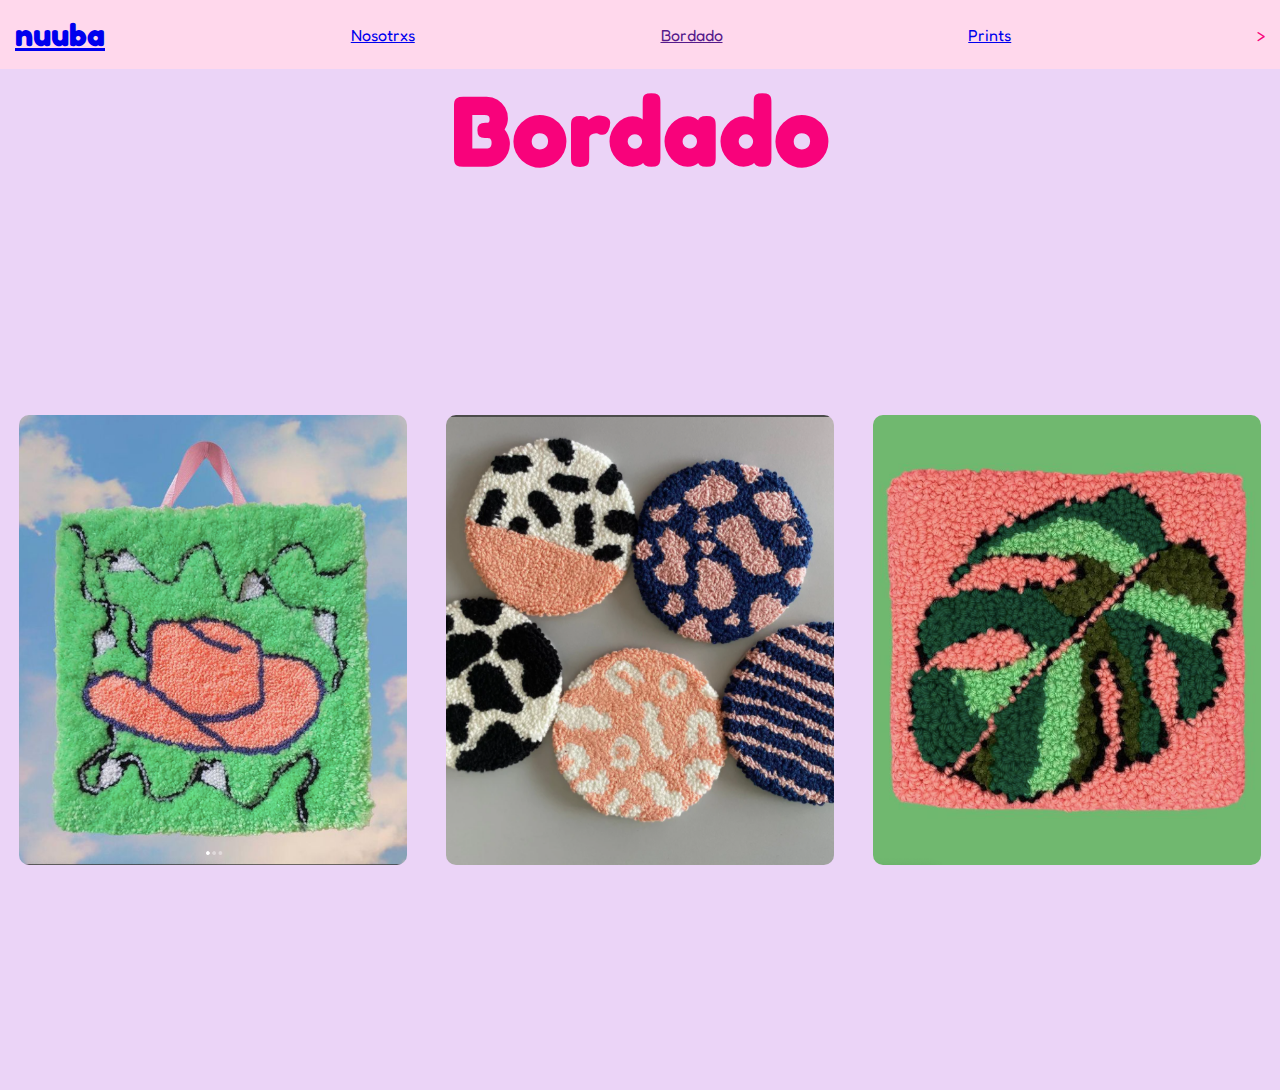
<file: paginas/indexB.html>
<!DOCTYPE html>
<html lang="es">
<head>
    <meta charset="UTF-8">
    <meta http-equiv="X-UA-Compatible" content="IE=edge">
    <meta name="viewport" content="width=device-width, initial-scale=1.0">
    <title>nuuba</title>
    <link rel="stylesheet" href="../styles/index.css">
</head>
<body>
    <nav class="menu">
            <h1><div> <a href="../index.html"> nuuba </a></div></h1>
            <div><a href="indexN.html"> Nosotrxs</a></div>
            <div><a href=""> Bordado</a></div>
            <div><a href="indexP.html"> Prints</a></div>>
    </nav>
    <h1 id="bordado"> Bordado </h1>
    <div class="contenedorBordados">
        <div class="box">
            <img src="../img/fotoBeTheCowboy.png" alt="">
            <div class="hover">
                <h1> Tiny Tapices </h1>
            </div>
        </div>
        <div class="box">
            <img src="../img/portavasos.png" alt="">
            <div class="hover">
                <h1> Accesorios </h1>
            </div>
        </div>
        <div class="box">
            <img src="../img/fotoMonstera.png" alt="">
            <div class="hover">
                <h1> Alfombras </h1>
            </div>
        </div>
    </div>
</body>
</html>
</file>
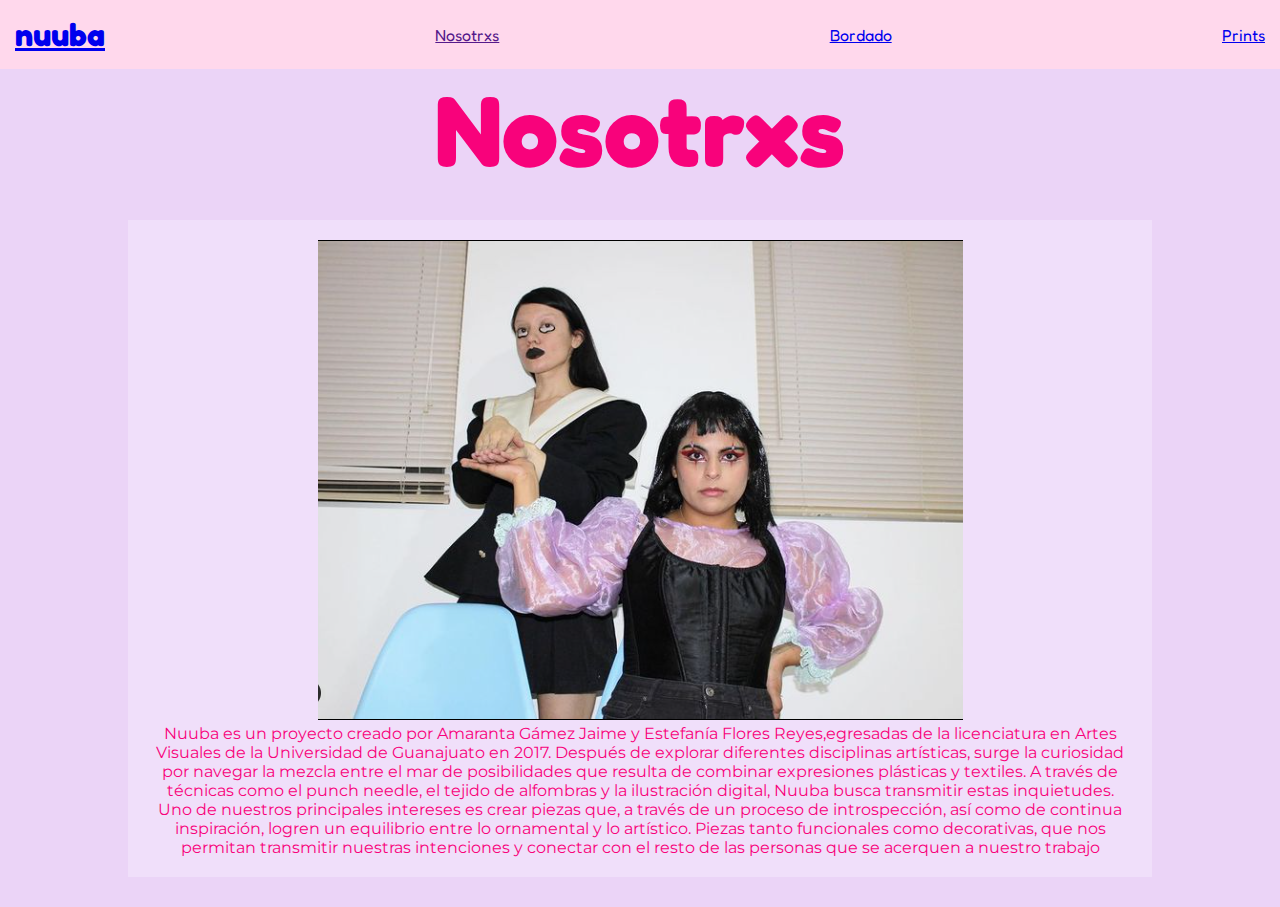
<file: paginas/indexN.html>
<!DOCTYPE html>
<html lang="es">
<head>
    <meta charset="UTF-8">
    <meta http-equiv="X-UA-Compatible" content="IE=edge">
    <meta name="viewport" content="width=device-width, initial-scale=1.0">
    <title>nuuba</title>
    <link rel="stylesheet" href="../styles/index.css">
</head>
<body>
    <nav class="menu">
            <h1><div> <a href="../index.html"> nuuba </a></div></h1>
            <div> <a href=""> Nosotrxs</a></div>
            <div> <a href="indexB.html"> Bordado</a></div>
            <div> <a href="indexP.html"> Prints</a></div>
    </nav>
    <h1 id="nosotrxs"> Nosotrxs </h1>
    <section id="tarjetas">
        <div class="tarjeta">
            <img src="../img/us.png" alt="Fotografía de dos personas disfrazadas en una habitación">
            <p> Nuuba es un proyecto creado por Amaranta Gámez Jaime y Estefanía Flores Reyes,egresadas de la licenciatura en Artes Visuales de la Universidad de Guanajuato en 2017.

                Después de explorar diferentes disciplinas artísticas, surge la curiosidad por navegar la mezcla entre el mar de  posibilidades que resulta de combinar expresiones plásticas y textiles.  A través de técnicas como el punch needle, el tejido de alfombras y la ilustración digital, Nuuba busca transmitir estas inquietudes.
                
                Uno de nuestros principales intereses es crear piezas que, a través de un proceso de introspección, así  como de continua inspiración, logren un equilibrio entre lo ornamental y lo artístico. Piezas tanto funcionales como decorativas, que nos permitan transmitir nuestras intenciones y conectar con el resto de las personas que se acerquen a nuestro trabajo
                </p>
        </div>
    </section>
</body>
</html>
</file>
<file: styles/index.css>
@import url('https://fonts.googleapis.com/css2?family=Fredoka+One&family=Montserrat:wght@300&family=Readex+Pro:wght@200&family=Urbanist&display=swap');

*{
    padding: 0;
    margin: 0;
    box-sizing: border-box;
}

.menu{
    background-color: #FFD8EC;
    display: flex;
    justify-content: space-between;
    align-items: center;
    padding: 15px;
    color: #F8027B;
    font-family: 'Fredoka One', cursive; 
}

body{
    background-color: #ebd4f7;
    font-family: 'Montserrat', sans-serif;
}

#logo{
    height: 250px;
    margin-left: auto;
    margin-right: auto;
    display: block;
}

.slider{
    width: 60%;
    margin: auto;
    overflow: hidden;
}

.slider ul{
    display: flex;
    justify-content: center;
    align-items: center;
    position: relative;
    padding: 0;
    width: 200%;

    animation: cambio 15s infinite alternate;
}

.slider li{
    width: 100%;
    list-style: none;
}

.slider img{
    width: 50%;
}

@keyframes cambio {
    0% { margin-left: 0;}
    20% { margin-left: 0;}

    25% { margin-left: -100%;}
    45% { margin-left: -100%;}

    50% { margin-left: -200%;}
    70% {margin-left: -200%;}

    75% {margin-left: -300%;}
    100% {margin-left: -300%;}
}

#titulo{
    font-family: 'Fredoka One', cursive;
    font-size: 100px;
    color:#F8027B;
    display: flex;
    justify-content: center;
}


#nosotrxs{
    font-family: 'Fredoka One', cursive;
    font-size: 100px;
    color:#F8027B;
    display: flex;
    justify-content: center;
}

#tarjetas{
    display: flex;
    justify-content: center;
}

.tarjeta img{
    width: auto;
    height: auto;
}
.tarjeta{
    color: #F8027B;
    width: 80%;
    margin: 30px 30px;
    background-color: #f0dffa;
    padding: 20px;
    text-align: center;

}

#bordado{
    font-family: 'Fredoka One', cursive;
    font-size: 100px;
    color:#F8027B;
    display: flex;
    justify-content: center;
}

.contenedorBordados{
    width: 100%;
    height: 100vh;
    display: flex;
    justify-content: center;
    align-items: center;
}

.box{
    width: 33%;
    height: 50vh;
    text-align: center;
    overflow: hidden;
    position: relative;
    margin: 1.5%;
    border-radius: 10px;
}

.box img{
    width: 100%;
    height: 100%;
    object-fit: cover;
}

.box .hover{
    width: 0%;
    height: 50vh;
    background-color: rgba(56, 53, 53, 0.568);
    position: absolute;
    top: 0;
    display: flex;
    justify-content: center;
    align-items: center;
    overflow: hidden;
    transition: .4s all;
}

.hover h1{
    color: aliceblue;
    text-shadow: 1px 1px 1px black;
    font-size: 2.5em;
    text-transform: uppercase;
}

.box:hover .hover{
    width: 100%;
}

#prints{
    font-family: 'Fredoka One', cursive;
    font-size: 100px;
    color:#F8027B;
    display: flex;
    justify-content: center;
}

.hover h2{
    color: aliceblue;
    text-shadow: 1px 1px 1px black;
    text-transform: uppercase;
}
</file>
